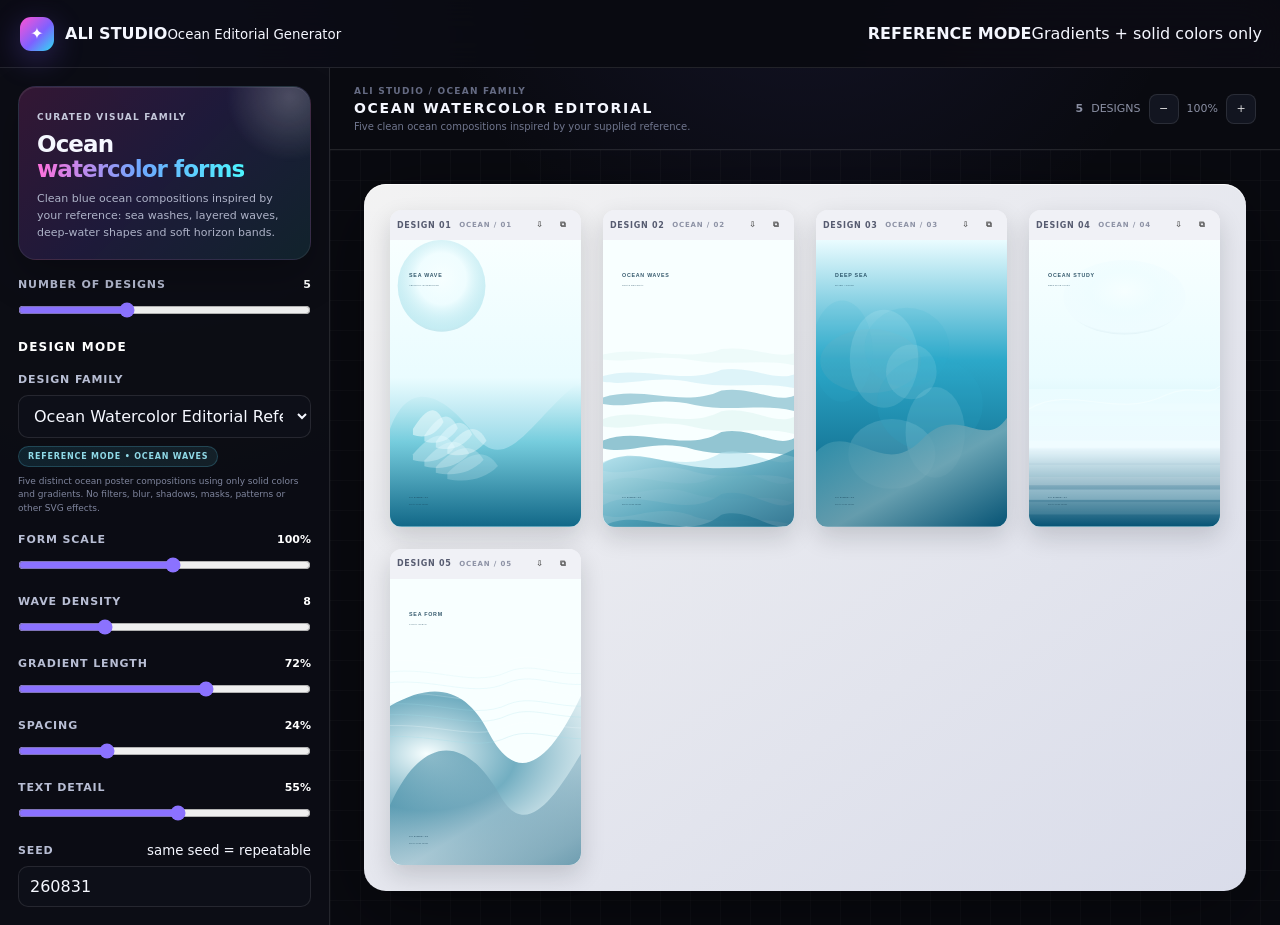
<file: index.html>
<!doctype html>
<html lang="en">
<head>
<meta charset="utf-8">
<meta name="viewport" content="width=device-width,initial-scale=1">
<title>ALI STUDIO — Ocean Watercolor Editorial Generator</title>
<link rel="stylesheet" href="styles.css">
</head>
<body>
<header class="topbar">
  <div class="brand"><span class="brand-mark">✦</span><div><strong>ALI STUDIO</strong><small>Ocean Editorial Generator</small></div></div>
  <div class="status"><b>REFERENCE MODE</b><span>Gradients + solid colors only</span></div>
</header>
<main class="app-shell">
  <aside class="sidebar">
    <section class="hero-card">
      <span class="eyebrow">CURATED VISUAL FAMILY</span>
      <h1>Ocean<br><span>watercolor forms</span></h1>
      <p>Clean blue ocean compositions inspired by your reference: sea washes, layered waves, deep-water shapes and soft horizon bands.</p>
      <div class="swatches"><i></i><i></i><i></i><i></i><i></i><i></i></div>
    </section>

    <section class="control-block">
      <div class="label-row"><label for="posterCount">NUMBER OF DESIGNS</label><output id="posterCountVal">5</output></div>
      <input id="posterCount" type="range" min="1" max="12" value="5">
    </section>

    <section class="settings-title">DESIGN MODE</section>
    <section class="control-block">
      <label for="designMode">DESIGN FAMILY</label>
      <select id="designMode">
        <option value="oceanWatercolor" selected>Ocean Watercolor Editorial Reference</option>
      </select>
      <div class="reference-chip">REFERENCE MODE • OCEAN WAVES</div>
      <div class="mode-note">Five distinct ocean poster compositions using only solid colors and gradients. No filters, blur, shadows, masks, patterns or other SVG effects.</div>
    </section>

    <section class="control-block">
      <div class="label-row"><label for="shapeSize">FORM SCALE</label><output id="shapeSizeVal">100%</output></div>
      <input id="shapeSize" type="range" min="55" max="140" value="100">
    </section>
    <section class="control-block">
      <div class="label-row"><label for="density">WAVE DENSITY</label><output id="densityVal">8</output></div>
      <input id="density" type="range" min="4" max="18" value="8">
    </section>
    <section class="control-block">
      <div class="label-row"><label for="gradientSoftness">GRADIENT LENGTH</label><output id="gradientSoftnessVal">72%</output></div>
      <input id="gradientSoftness" type="range" min="20" max="100" value="72">
    </section>
    <section class="control-block">
      <div class="label-row"><label for="spacing">SPACING</label><output id="spacingVal">24%</output></div>
      <input id="spacing" type="range" min="5" max="70" value="24">
    </section>
    <section class="control-block">
      <div class="label-row"><label for="textAmount">TEXT DETAIL</label><output id="textAmountVal">55%</output></div>
      <input id="textAmount" type="range" min="0" max="100" value="55">
    </section>
    <section class="control-block">
      <div class="label-row"><label for="seed">SEED</label><small>same seed = repeatable</small></div>
      <input id="seed" class="text-input" type="number" value="260831" min="1" step="1">
    </section>
    <section class="control-block two-col">
      <div><label for="format">FORMAT</label><select id="format"><option value="portrait" selected>Portrait</option><option value="square">Square</option><option value="landscape">Landscape</option></select></div>
      <div><label for="quality">QUALITY</label><select id="quality"><option value="standard">Standard</option><option value="large" selected>Large</option><option value="xl">XL</option></select></div>
    </section>
    <section class="control-block two-col">
      <div><label for="darkColor">DEEP OCEAN</label><input id="darkColor" type="color" value="#075475"></div>
      <div><label for="lightColor">SEA FOAM</label><input id="lightColor" type="color" value="#eafcff"></div>
    </section>

    <div class="button-grid"><button id="randomize" class="btn secondary">🎲 New Variations</button><button id="regenerate" class="btn primary">✦ Generate Set</button></div>
    <div class="download-stack"><button id="downloadAll" class="btn download">⇩ DOWNLOAD COLLECTION SVG</button><button id="downloadJson" class="btn secondary">⚙ SAVE SETTINGS JSON</button></div>
    <p class="privacy">Exported SVG uses only solid fills, linear/radial gradients, opacity, paths, shapes and text. No SVG filter effects are used.</p>
  </aside>

  <section class="workspace">
    <div class="workspace-head">
      <div><div class="workspace-kicker">ALI STUDIO / OCEAN FAMILY</div><h2 id="workspaceTitle">OCEAN WATERCOLOR EDITORIAL</h2><p>Five clean ocean compositions inspired by your supplied reference.</p></div>
      <div class="workspace-actions"><strong id="collectionCount">5</strong><span>DESIGNS</span><button id="zoomOut" class="icon-btn">−</button><span id="zoomLabel">100%</span><button id="zoomIn" class="icon-btn">+</button></div>
    </div>
    <div class="canvas-wrap"><div id="posterGrid" class="poster-grid"></div></div>
  </section>
</main>
<template id="posterTemplate"><article class="poster-card"><div class="poster-toolbar"><span class="poster-number">DESIGN 01</span><span class="poster-mode">OCEAN / 01</span><div><button class="mini-btn download-one" title="Download SVG">⇩</button><button class="mini-btn copy-one" title="Copy SVG">⧉</button></div></div><div class="poster-frame"></div></article></template>
<script src="app.js"></script>
</body>
</html>
</file>
<file: styles.css>
:root{
  --bg:#08090f;
  --panel:rgba(16,17,27,.92);
  --panel-2:#151827;
  --line:rgba(255,255,255,.10);
  --text:#f5f7ff;
  --muted:#9499b3;
  --accent:#ff4fd8;
  --accent-2:#7b61ff;
  --cyan:#43e9ff;
  --white:#fff;
}
*{box-sizing:border-box}
html,body{height:100%;margin:0}
body{
  font-family:Inter,ui-sans-serif,system-ui,-apple-system,BlinkMacSystemFont,"Segoe UI",sans-serif;
  color:var(--text);
  background:
    radial-gradient(circle at 12% 8%,rgba(123,97,255,.16),transparent 30%),
    radial-gradient(circle at 88% 20%,rgba(255,79,216,.12),transparent 26%),
    radial-gradient(circle at 60% 100%,rgba(67,233,255,.09),transparent 30%),
    #08090f;
  overflow:hidden;
}
button,select,input{font:inherit}
button{cursor:pointer}
.topbar{
  height:68px;border-bottom:1px solid var(--line);background:rgba(10,11,18,.84);backdrop-filter:blur(18px);
  display:flex;align-items:center;justify-content:space-between;padding:0 18px 0 20px;gap:18px
}
.brand{display:flex;align-items:center;gap:11px;min-width:280px}
.brand-mark{
  width:34px;height:34px;border-radius:11px;display:grid;place-items:center;font-size:16px;color:#fff;
  background:linear-gradient(135deg,#ff52d4,#7e61ff 55%,#2edff2);box-shadow:0 8px 30px rgba(123,97,255,.3)
}
.brand-copy{display:flex;flex-direction:column;gap:1px}.brand-name{font-weight:900;letter-spacing:.05em;font-size:16px}.brand-sub{font-size:10px;color:#8f95ad;letter-spacing:.08em;text-transform:uppercase}
.status-pill{display:flex;align-items:center;justify-content:center;gap:9px;flex:1;max-width:760px;border:1px solid rgba(130,112,255,.22);background:rgba(28,24,49,.58);border-radius:999px;padding:8px 14px;font-size:10px;color:#b8bdd4}
.status-pill strong{color:#fff;letter-spacing:.07em;font-size:10px}.status-dot{width:7px;height:7px;border-radius:50%;background:#55f0c6;box-shadow:0 0 14px #55f0c6}.account{display:flex;align-items:center;gap:8px;min-width:250px;justify-content:flex-end}.avatar{width:32px;height:32px;border-radius:50%;display:grid;place-items:center;font-weight:800;background:linear-gradient(135deg,#ff9f7a,#a879ff)}.account-name{font-size:12px;font-weight:650}.upgrade{border:1px solid rgba(255,255,255,.1);border-radius:999px;background:linear-gradient(135deg,#4be7ff,#7d67ff);color:#060916;font-weight:900;padding:9px 13px;font-size:11px}
.app-shell{height:calc(100vh - 68px);display:grid;grid-template-columns:330px 1fr}.sidebar{background:rgba(12,13,21,.95);border-right:1px solid var(--line);padding:18px;overflow:auto}.control-block{margin-bottom:18px}.hero-card{position:relative;overflow:hidden;padding:18px;border:1px solid rgba(255,255,255,.08);border-radius:18px;margin-bottom:18px;background:linear-gradient(135deg,rgba(255,79,216,.16),rgba(123,97,255,.16) 48%,rgba(67,233,255,.10));box-shadow:inset 0 1px rgba(255,255,255,.08),0 16px 40px rgba(0,0,0,.24)}.hero-card:after{content:"";position:absolute;width:140px;height:140px;border-radius:50%;right:-50px;top:-60px;background:radial-gradient(circle,rgba(255,255,255,.22),transparent 65%);filter:blur(2px)}.eyebrow{font-size:9px;letter-spacing:.13em;color:#c5c8db;font-weight:800}.hero-card h1{font-size:23px;line-height:1.08;margin:8px 0 8px;letter-spacing:-.04em}.hero-card h1 span{background:linear-gradient(90deg,#ff70dc,#6ea8ff,#4df5ff);-webkit-background-clip:text;background-clip:text;color:transparent}.hero-card p{font-size:11px;line-height:1.55;color:#aeb3c8;margin:0;max-width:260px}.hero-swatches{display:flex;gap:5px;margin-top:14px}.hero-swatches i{height:6px;flex:1;border-radius:999px}.hero-swatches i:nth-child(1){background:linear-gradient(90deg,#ff4fd8,#ff9f68)}.hero-swatches i:nth-child(2){background:linear-gradient(90deg,#8c61ff,#56b9ff)}.hero-swatches i:nth-child(3){background:linear-gradient(90deg,#39efff,#57ffb5)}.hero-swatches i:nth-child(4){background:linear-gradient(90deg,#ffe45e,#ff8d4d)}.hero-swatches i:nth-child(5){background:linear-gradient(90deg,#bf5bff,#ff52ae)}
.control-block>label,.control-block label{font-size:11px;color:#b8bed4;letter-spacing:.08em;font-weight:750}.label-row{display:flex;justify-content:space-between;align-items:center;gap:10px}.label-row output{font-size:11px;color:#fff;font-weight:850}.tiny-note{font-size:9px;color:#686e89}select,.text-input{width:100%;margin-top:8px;background:#0d0f18;border:1px solid #30344b;border-radius:10px;color:#f6f8ff;padding:10px 11px;outline:none;transition:.2s;border-color:rgba(255,255,255,.10)}select:focus,.text-input:focus{border-color:#8d79ff;box-shadow:0 0 0 3px rgba(141,121,255,.10)}input[type=range]{width:100%;margin:11px 0 0;accent-color:#8b72ff}.settings-title{display:flex;align-items:center;justify-content:space-between;font-size:12px;font-weight:900;letter-spacing:.1em;margin:4px 0 14px;color:#fff}.settings-badge{font-size:8px;color:#64f3d3;border:1px solid rgba(100,243,211,.24);padding:4px 7px;border-radius:999px;letter-spacing:.12em}.mode-note{font-size:9px;line-height:1.5;color:#7f859d;margin-top:8px}.feature-card{padding:12px;border:1px solid rgba(255,255,255,.08);border-radius:14px;background:linear-gradient(180deg,rgba(23,26,42,.95),rgba(14,16,27,.85))}.feature-head{display:flex;justify-content:space-between;align-items:flex-start}.feature-head small{display:block;color:#777d94;font-size:8px;margin-top:4px}.pro-chip{font-size:8px;font-weight:900;letter-spacing:.1em;padding:5px 7px;border-radius:999px;background:linear-gradient(135deg,#ff67d9,#765fff);color:#fff}.segmented{display:grid;grid-template-columns:1fr 1fr;gap:6px;margin-top:10px}.segment{border:1px solid rgba(255,255,255,.09);background:#0d0f18;color:#8f95ac;padding:9px;border-radius:9px;font-size:10px;font-weight:850}.segment.active{background:linear-gradient(135deg,rgba(255,79,216,.18),rgba(123,97,255,.22));color:#fff;border-color:rgba(160,133,255,.5);box-shadow:inset 0 1px rgba(255,255,255,.08)}.two-col{display:grid;grid-template-columns:1fr 1fr;gap:10px}.color-row{display:grid;grid-template-columns:1fr 1fr;gap:10px}.color-row input[type=color]{width:100%;height:38px;margin-top:7px;padding:2px;border:1px solid rgba(255,255,255,.10);border-radius:9px;background:#0d0f18}.button-grid{display:grid;grid-template-columns:1fr 1fr;gap:8px}.btn{border:1px solid rgba(255,255,255,.10);border-radius:11px;padding:10px 8px;font-weight:900;font-size:10px;transition:transform .15s,box-shadow .2s}.btn:hover,.icon-btn:hover,.mini-btn:hover{transform:translateY(-1px)}.btn.primary{background:linear-gradient(135deg,#ff4fd8,#7d65ff);color:#fff;border:0;box-shadow:0 10px 26px rgba(125,101,255,.22)}.btn.secondary{background:#151826;color:#e6e9f4}.btn.download{width:100%;margin-top:8px;background:linear-gradient(135deg,#eefcff,#d9e5ff);color:#0a0c15;border:0}.privacy{font-size:9px;line-height:1.5;color:#61677e;margin:14px 0 4px}
.workspace{min-width:0;display:flex;flex-direction:column;background:radial-gradient(circle at 50% -20%,rgba(120,110,255,.10),transparent 35%),#090a10}.workspace-head{height:82px;border-bottom:1px solid var(--line);padding:15px 24px;display:flex;justify-content:space-between;align-items:center}.workspace-kicker{font-size:9px;color:#656b83;letter-spacing:.14em;font-weight:800}.workspace-head h2{font-size:14px;letter-spacing:.12em;margin:4px 0 0}.workspace-head p{font-size:10px;color:#70768e;margin:5px 0 0}.workspace-actions{display:flex;align-items:center;gap:8px;color:#8b90a4;font-size:11px}.collection-meta{display:flex;align-items:baseline;gap:5px;margin-right:9px}.collection-meta strong{font-size:16px;color:#fff}.collection-meta span{font-size:8px;letter-spacing:.1em}.icon-btn{width:30px;height:30px;border:1px solid rgba(255,255,255,.10);background:#121520;color:#ddd;border-radius:8px}.canvas-wrap{position:relative;flex:1;min-height:0;overflow:auto;padding:34px;background:radial-gradient(circle at 30% 30%,rgba(255,79,216,.045),transparent 24%),linear-gradient(rgba(255,255,255,.025) 1px,transparent 1px),linear-gradient(90deg,rgba(255,255,255,.025) 1px,transparent 1px);background-size:auto,30px 30px,30px 30px}.canvas-glow{position:fixed;pointer-events:none;left:40%;top:18%;width:45vw;height:45vw;border-radius:50%;background:radial-gradient(circle,rgba(123,97,255,.08),transparent 68%);filter:blur(24px)}.poster-grid{position:relative;width:min(1500px,100%);margin:0 auto;padding:26px;border-radius:22px;background:linear-gradient(145deg,rgba(255,255,255,.95),rgba(226,229,243,.96));display:grid;gap:22px;grid-template-columns:repeat(4,minmax(0,1fr));align-items:start;box-shadow:0 20px 80px rgba(0,0,0,.46),inset 0 1px rgba(255,255,255,.8);transform-origin:top center;transition:transform .2s ease}.poster-card{min-width:0;border-radius:12px;overflow:hidden;background:#f7f7fb;box-shadow:0 10px 24px rgba(15,16,25,.16)}.poster-toolbar{height:30px;background:#f0f1f6;color:#565b70;display:grid;grid-template-columns:1fr auto 1fr;align-items:center;padding:0 7px;font-size:8px;font-weight:900;letter-spacing:.09em}.poster-toolbar>div{justify-self:end}.poster-mode{justify-self:center;font-size:7px;color:#8d92a5;letter-spacing:.12em}.poster-frame{background:#fff;line-height:0;overflow:hidden}.poster-frame svg{width:100%;height:auto;display:block}.mini-btn{border:0;background:transparent;color:#555;width:23px;height:22px;border-radius:6px}.mini-btn:hover{background:#d9dce6}@media(max-width:1120px){.brand-sub,.status-pill{display:none}.account{min-width:auto}.app-shell{grid-template-columns:290px 1fr}.poster-grid{grid-template-columns:repeat(2,minmax(0,1fr))}}@media(max-width:760px){body{overflow:auto}.topbar{height:auto;min-height:68px;flex-wrap:wrap;padding:10px}.account-name{display:none}.app-shell{height:auto;grid-template-columns:1fr}.sidebar{border-right:0;border-bottom:1px solid var(--line)}.workspace{min-height:760px}.canvas-wrap{padding:16px}.poster-grid{grid-template-columns:1fr;padding:16px}.workspace-head{height:auto;min-height:76px}}
.reference-chip{display:inline-flex;align-items:center;margin-top:8px;padding:5px 9px;border-radius:999px;background:linear-gradient(135deg,rgba(45,169,204,.14),rgba(100,204,224,.10));border:1px solid rgba(79,177,204,.26);color:#8fd9e7;font-size:8px;font-weight:900;letter-spacing:.10em}
</file>
